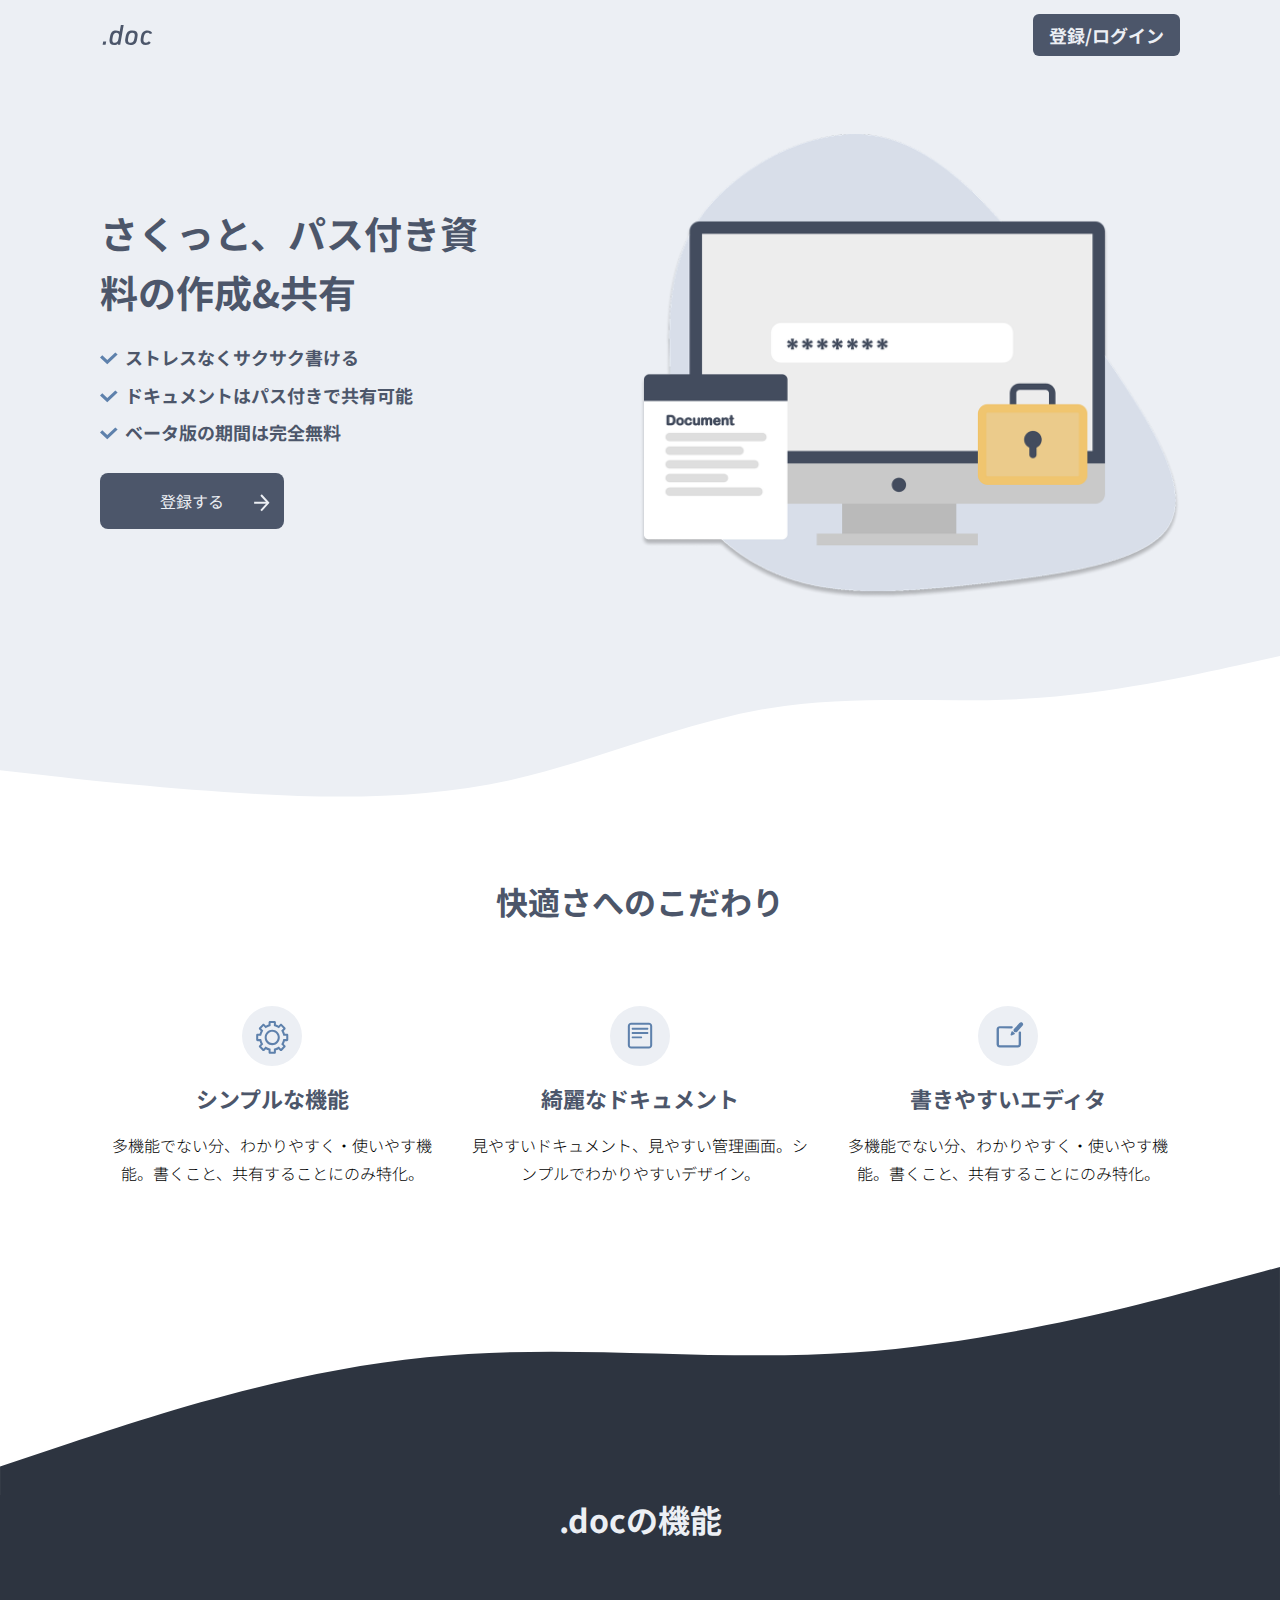
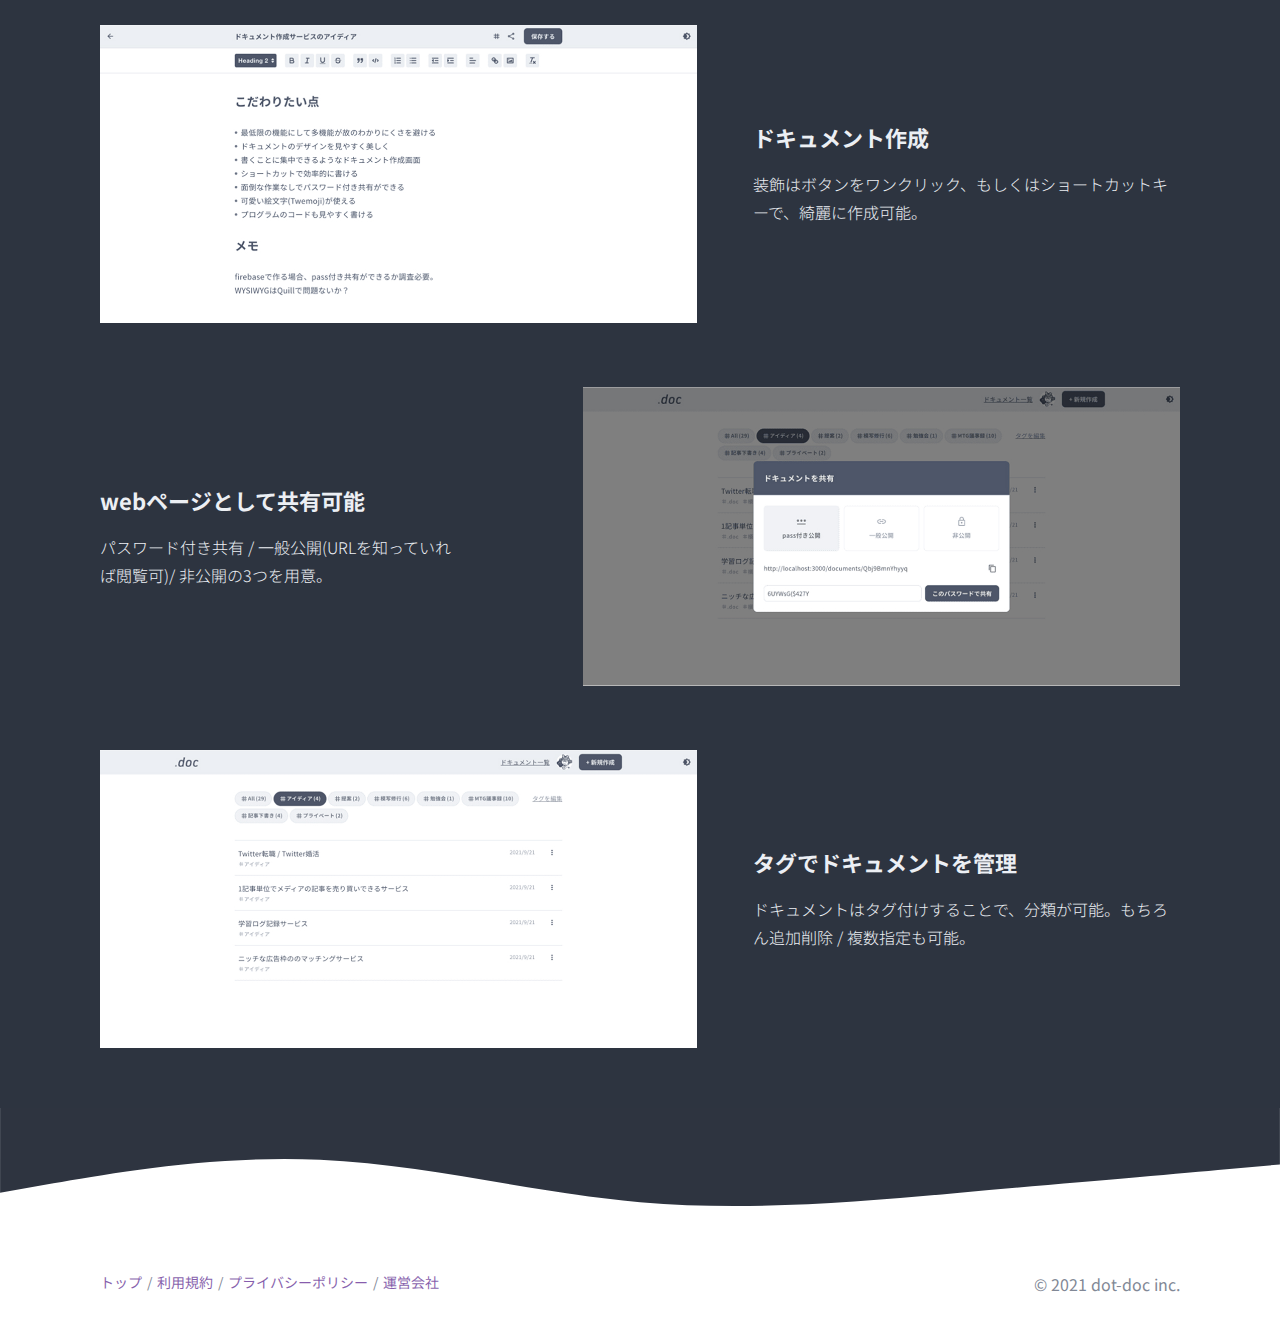
<file: service/index.html>
<!DOCTYPE html>
<html lang="ja">

<head>
  <meta name="robots" content="noindex,nofollow">
  <meta charset="UTF-8">
  <meta name="viewport" content="width=device-width,initial-scale=1.0">
  <meta name="format-detection" content="telephone=no">

  <!-- OGPなど -->
  <title>タイトル</title>
  <meta name="description" content="">
  <meta property="og:title" content="">
  <meta property="og:type" content="">
  <meta property="og:url" content="">
  <meta property="og:image" content="">
  <meta property="og:site_name" content="">
  <meta property="og:description" content="">
  <meta name="twitter:card" content="summary">

  <!-- ファビコン -->
  <link rel="icon" href="./images/favicon.ico">
  <link rel="apple-touch-icon" href="./images/apple-touch-icon.png" sizes="180x180">

  <!-- Google Fonts -->
   <link rel="preconnect" href="https://fonts.googleapis.com">
  <link rel="preconnect" href="https://fonts.gstatic.com" crossorigin>
  <link href="https://fonts.googleapis.com/css2?family=Noto+Sans+JP:wght@100..900&display=swap" rel="stylesheet">

  <!-- css -->
  <link rel="stylesheet" href="./css/style.css">
</head>

<body>

  <!-- ヘッダー -->
   <header class="header">
    <div class="header__inner">
      <img src="./images/logo.svg" alt=".doc" class="header__logo">
      <button class="header__button"><p class="header__button-text">登録/ログイン</p></button>
    </div>
   </header>

  <main>

    <!-- FV -->
     <div class="fv">
      <div class="fv__content">
        <div class="fv__inner">
          
          <div class="fv__text">
            <h1 class="fv__title">
              さくっと、パス付き資<br>
              料の作成&共有
            </h1>
            <ul class="fv__list">
              <li class="fv__item">ストレスなくサクサク書ける</li>
              <li class="fv__item">ドキュメントはパス付きで共有可能</li>
              <li class="fv__item">ベータ版の期間は完全無料</li>
            </ul>
            <button class="fv__button"><p class="fv__button-text">登録する</p></button>
          </div>
          
          <img src="./images/top-kv-illustration.png" alt="" class="fv__img">
        </div>

      </div>
      <div class="fv__bottom">
        <img src="./images/top-kv-wave-bottom.svg" alt="" class="fv__bottom-img">
      </div>
     </div>

     <!-- 快適さへのこだわり（feature） -->
      <section class="feature">
        <div class="feature__inner">
          <h2 class="feature__header">快適さへのこだわり</h2>
          <ul class="feature__list">

            <li class="feature__item">
              <img src="./images/top-feature-icon01.svg" alt="" class="feature__img">
              <h3 class="feature_title">シンプルな機能</h3>
              <p class="feature_description">
                多機能でない分、わかりやすく・使いやす機能。書くこと、共有することにのみ特化。
              </p>
            </li>

            <li class="feature__item">
              <img src="./images/top-feature-icon02.svg" alt="" class="feature__img">
              <h3 class="feature_title">綺麗なドキュメント</h3>
              <p class="feature_description">
                見やすいドキュメント、見やすい管理画面。シンプルでわかりやすいデザイン。
              </p>
            </li>

            <li class="feature__item">
              <img src="./images/top-feature-icon03.svg" alt="" class="feature__img">
              <h3 class="feature_title">書きやすいエディタ</h3>
              <p class="feature_description">
                多機能でない分、わかりやすく・使いやす機能。書くこと、共有することにのみ特化。
              </p>
            </li>

          </ul>
        </div>
      </section>

      <section class="function">
        <div class="function__top">
          <img src="./images/top-function-wave-top.svg" alt="" class="function__top-img">
        </div>
        <div class="function__content">
          <div class="function__inner">
            <h2 class="function__header">.docの機能</h2>
            <ul class="function__list">
              <li class="function__item">
                <img src="./images/top-function-document@2x.jpg" alt="" class="function__img">
                <div class="function__text">
                  <h3 class="function__title">ドキュメント作成</h3>
                  <p class="function__description">装飾はボタンをワンクリック、もしくはショートカットキーで、綺麗に作成可能。</p>
                </div>
              </li>
              <li class="function__item">
                <img src="./images/top-function-share@2x.jpg" alt="" class="function__img">
                <div class="function__text">
                  <h3 class="function__title">webページとして共有可能</h3>
                  <p class="function__description">パスワード付き共有 / 一般公開(URLを知っていれば閲覧可)/ 非公開の3つを用意。</p>
                </div>
              </li>
              <li class="function__item">
                <img src="./images/top-function-tag@2x.jpg" alt="" class="function__img">
                <div class="function__text">
                  <h3 class="function__title">タグでドキュメントを管理</h3>
                  <p class="function__description">ドキュメントはタグ付けすることで、分類が可能。もちろん追加削除 / 複数指定も可能。</p>
                </div>
              </li>
            </ul>
          </div>
        </div>
        <div class="function__bottom">
          <img src="./images/top-function-wave-bottom.svg" alt="" class="function__bottom-img">
        </div>
      </section>

  </main>

  <footer class="footer">
    <div class="footer__inner">
      <nav class="footer__nav">
        <ul class="footer__list">
          <li class="footer__item"><a href="" class="footer__link">トップ</a></li>
          <li class="footer__item"><a href="" class="footer__link">利用規約</a></li>
          <li class="footer__item"><a href="" class="footer__link">プライバシーポリシー</a></li>
          <li class="footer__item"><a href="" class="footer__link">運営会社</a></li>
        </ul>
      </nav>
      <p class="copyright">&copy; 2021 dot-doc inc.</p>
    </div>
  </footer>

</body>

</html>
</file>
<file: service/css/style.css>
html {
  font-size: 16px;
}

body {
  font-family: "Noto Sans JP", sans-serif;
}

a[href^="tel:"] {
  pointer-events: none;
}
@media screen and (max-width: 768px) {
  a[href^="tel:"] {
    pointer-events: auto;
  }
}

a {
  -webkit-transition: opacity 0.3s;
  transition: opacity 0.3s;
}
a:hover {
  opacity: 0.7;
}

*,
*::before,
*::after {
  -webkit-box-sizing: border-box;
          box-sizing: border-box;
}

ul,
ol {
  padding: 0;
}

body,
h1,
h2,
h3,
h4,
p,
ul,
ol,
figure,
blockquote,
dl,
dd {
  margin: 0;
}

h1,
h2,
h3,
h4,
h5,
h6 {
  font-weight: 400;
}

body {
  line-height: 1.5;
  min-height: 100vh;
  text-rendering: optimizeSpeed;
}

ul,
ol {
  list-style: none;
}

a:not([class]) {
  -webkit-text-decoration-skip: ink;
          text-decoration-skip-ink: auto;
}

a {
  text-decoration: none;
}

img {
  display: block;
  width: 100%;
  max-width: 100%;
}

article > * + * {
  margin-top: 1em;
}

input,
button,
textarea,
select {
  font: inherit;
}

img:not([alt]) {
  -webkit-filter: blur(10px);
          filter: blur(10px);
}

input,
button,
select,
textarea {
  font: inherit;
  border: none;
  border-radius: 0;
  outline: none;
  background: transparent;
  -webkit-appearance: none;
  -moz-appearance: none;
  appearance: none;
}

textarea {
  resize: vertical;
}

input[type=checkbox],
input[type=radio] {
  display: none;
}

input[type=submit],
input[type=button],
label,
button,
select {
  cursor: pointer;
}

select::-ms-expand {
  display: none;
}

.header {
  height: 70px;
  display: -webkit-box;
  display: -ms-flexbox;
  display: flex;
  -webkit-box-pack: center;
      -ms-flex-pack: center;
          justify-content: center;
  -webkit-box-align: center;
      -ms-flex-align: center;
          align-items: center;
  background-color: #ECEFF4;
}

.header__inner {
  max-width: 1080px;
  width: 90%;
  display: -webkit-box;
  display: -ms-flexbox;
  display: flex;
  -webkit-box-pack: justify;
      -ms-flex-pack: justify;
          justify-content: space-between;
  -webkit-box-align: center;
      -ms-flex-align: center;
          align-items: center;
  margin-inline: auto;
}

.header__logo {
  width: 55px;
  aspect-ratio: 55/20;
}

.header__button {
  padding: 12px 16px;
  background-color: #4C566A;
  border-radius: 6px;
}

.header__button-text {
  color: #ECEFF4;
  font-size: 1.125rem;
  font-weight: 700;
  line-height: 1;
}
@media screen and (max-width: 768px) {
  .header__button-text {
    font-size: 1rem;
  }
}

.fv__content {
  background-color: #ECEFF4;
}

.fv__inner {
  padding-top: 64px;
  max-width: 1080px;
  width: 90%;
  display: -webkit-box;
  display: -ms-flexbox;
  display: flex;
  -webkit-box-pack: justify;
      -ms-flex-pack: justify;
          justify-content: space-between;
  -webkit-box-align: center;
      -ms-flex-align: center;
          align-items: center;
  margin-inline: auto;
}
@media screen and (max-width: 1024px) {
  .fv__inner {
    -webkit-box-orient: vertical;
    -webkit-box-direction: normal;
        -ms-flex-direction: column;
            flex-direction: column;
  }
}

@media screen and (max-width: 1024px) {
  .fv__text {
    -webkit-box-ordinal-group: 3;
        -ms-flex-order: 2;
            order: 2;
    margin-top: 32px;
  }
}

.fv__title {
  font-size: 38px;
  font-weight: 700;
  line-height: 1.55;
  color: #4C566A;
}
@media screen and (max-width: 768px) {
  .fv__title {
    font-size: 30px;
  }
}

.fv__list {
  list-style: url("../images/Vector.svg") inside;
  margin-top: 20px;
}
@media screen and (max-width: 768px) {
  .fv__list {
    margin-top: 14px;
  }
}

.fv__item {
  font-size: 18px;
  font-weight: 700;
  color: #4C566A;
  line-height: 1.75;
}
@media screen and (max-width: 768px) {
  .fv__item {
    font-size: 16px;
  }
}

.fv__item:not(:first-child) {
  margin-top: 6px;
}

.fv__button {
  background-color: #4C566A;
  margin-top: 24px;
  border-radius: 8px;
}

.fv__button-text {
  position: relative;
  color: #ECEFF4;
  padding: 15px 54px;
  display: -webkit-box;
  display: -ms-flexbox;
  display: flex;
  -webkit-box-pack: center;
      -ms-flex-pack: center;
          justify-content: center;
  -webkit-box-align: center;
      -ms-flex-align: center;
          align-items: center;
  font-size: 16px;
}
@media screen and (max-width: 768px) {
  .fv__button-text {
    padding: 14.5px 58px;
  }
}

.fv__button-text::after {
  position: absolute;
  content: url("../images/button-arrow.svg");
  display: block;
  width: 14px;
  height: 16px;
  right: 10px;
}

.fv__img {
  width: 540px;
  aspect-ratio: 540/465;
}
@media screen and (max-width: 1024px) {
  .fv__img {
    -webkit-box-ordinal-group: 2;
        -ms-flex-order: 1;
            order: 1;
    aspect-ratio: 226/195;
    margin-top: 40px;
  }
}

.feature__inner {
  max-width: 1080px;
  width: 90%;
  padding: 80px 0;
  margin-inline: auto;
}
@media screen and (max-width: 768px) {
  .feature__inner {
    padding: 64px 0;
  }
}

.feature__header {
  text-align: center;
  font-size: 32px;
  font-weight: 700;
  line-height: 1.55;
  color: #4C566A;
}
@media screen and (max-width: 768px) {
  .feature__header {
    font-size: 24px;
  }
}

.feature__list {
  margin-top: 80px;
  display: -webkit-box;
  display: -ms-flexbox;
  display: flex;
  -webkit-box-pack: justify;
      -ms-flex-pack: justify;
          justify-content: space-between;
  -webkit-box-align: center;
      -ms-flex-align: center;
          align-items: center;
}
@media screen and (max-width: 768px) {
  .feature__list {
    margin-top: 40px;
    -webkit-box-orient: vertical;
    -webkit-box-direction: normal;
        -ms-flex-direction: column;
            flex-direction: column;
  }
}

.feature__item {
  -webkit-box-flex: 1;
      -ms-flex: 1;
          flex: 1;
}

.feature__item:not(:first-child) {
  margin-left: 24px;
}
@media screen and (max-width: 768px) {
  .feature__item:not(:first-child) {
    margin-top: 40px;
    margin-left: 0;
  }
}

.feature__img {
  margin-inline: auto;
  width: 60px;
  aspect-ratio: 1/1;
}

.feature_title {
  font-size: 22px;
  font-weight: 700;
  line-height: 1.5;
  color: #4C566A;
  text-align: center;
  margin-top: 16px;
}
@media screen and (max-width: 768px) {
  .feature_title {
    font-size: 18px;
  }
}

.feature_description {
  margin-top: 16px;
  text-align: center;
  font-weight: 300;
  line-height: 1.75;
}
@media screen and (max-width: 768px) {
  .feature_description {
    font-size: 14px;
  }
}

.function__top-img {
  vertical-align: bottom;
}

.function__content {
  background-color: #2D3440;
  padding-bottom: 60px;
}

.function__inner {
  max-width: 1080px;
  width: 90%;
  margin-inline: auto;
}

.function__header {
  font-size: 32px;
  font-weight: 700;
  line-height: 1.55;
  color: #ECEFF4;
  text-align: center;
}
@media screen and (max-width: 768px) {
  .function__header {
    padding-top: 40px;
  }
}

.function__list {
  margin-top: 80px;
  display: -webkit-box;
  display: -ms-flexbox;
  display: flex;
  -webkit-box-pack: center;
      -ms-flex-pack: center;
          justify-content: center;
  -webkit-box-align: center;
      -ms-flex-align: center;
          align-items: center;
  -webkit-box-orient: vertical;
  -webkit-box-direction: normal;
      -ms-flex-direction: column;
          flex-direction: column;
}
@media screen and (max-width: 1024px) {
  .function__list {
    margin-top: 40px;
  }
}

.function__item {
  display: -webkit-box;
  display: -ms-flexbox;
  display: flex;
  -webkit-box-pack: center;
      -ms-flex-pack: center;
          justify-content: center;
  -webkit-box-align: center;
      -ms-flex-align: center;
          align-items: center;
}
@media screen and (max-width: 1024px) {
  .function__item {
    -webkit-box-orient: vertical;
    -webkit-box-direction: normal;
        -ms-flex-direction: column;
            flex-direction: column;
  }
}

.function__item:not(:first-child) {
  margin-top: 64px;
}
@media screen and (max-width: 1024px) {
  .function__item:not(:first-child) {
    margin-top: 40px;
  }
}

.function__img {
  max-width: 597px;
  aspect-ratio: 594/297;
}
@media screen and (max-width: 768px) {
  .function__img {
    aspect-ratio: 324/162;
  }
}

.function__text {
  margin-left: 56px;
  color: #ECEFF4;
}
@media screen and (max-width: 1024px) {
  .function__text {
    margin-top: 14px;
    margin-left: 0;
  }
}

.function__item:nth-child(even) .function__img {
  -webkit-box-ordinal-group: 3;
      -ms-flex-order: 2;
          order: 2;
  margin-left: 117px;
}
@media screen and (max-width: 1024px) {
  .function__item:nth-child(even) .function__img {
    margin-left: 0;
  }
}

.function__item:nth-child(even) .function__text {
  margin-left: 0;
}
@media screen and (max-width: 1024px) {
  .function__item:nth-child(even) .function__text {
    -webkit-box-ordinal-group: 3;
        -ms-flex-order: 2;
            order: 2;
  }
}

.function__title {
  color: #ECEFF4;
  font-size: 22px;
  font-weight: 700;
  line-height: 1.5;
}
@media screen and (max-width: 768px) {
  .function__title {
    font-size: 18px;
  }
}

.function__description {
  margin-top: 16px;
  font-size: 16px;
  font-weight: 300;
  line-height: 1.75;
  color: #ECEFF4;
}
@media screen and (max-width: 768px) {
  .function__description {
    font-size: 14px;
    margin-top: 8px;
  }
}

.function__bottom-img {
  vertical-align: top;
}

.footer__inner {
  padding-top: 64px;
  padding-bottom: 24px;
  max-width: 1080px;
  width: 90%;
  margin-inline: auto;
  display: -webkit-box;
  display: -ms-flexbox;
  display: flex;
  -webkit-box-pack: justify;
      -ms-flex-pack: justify;
          justify-content: space-between;
}
@media screen and (max-width: 768px) {
  .footer__inner {
    -webkit-box-orient: vertical;
    -webkit-box-direction: normal;
        -ms-flex-direction: column;
            flex-direction: column;
    -webkit-box-pack: center;
        -ms-flex-pack: center;
            justify-content: center;
    -webkit-box-align: center;
        -ms-flex-align: center;
            align-items: center;
  }
}

.footer__list {
  display: -webkit-box;
  display: -ms-flexbox;
  display: flex;
  -webkit-box-pack: center;
      -ms-flex-pack: center;
          justify-content: center;
}
@media screen and (max-width: 768px) {
  .footer__list {
    -webkit-box-orient: vertical;
    -webkit-box-direction: normal;
        -ms-flex-direction: column;
            flex-direction: column;
    -webkit-box-align: center;
        -ms-flex-align: center;
            align-items: center;
  }
}

.footer__item {
  color: #4C566A;
  opacity: 0.7;
  font-size: 14px;
  line-height: 1.75;
}

@media screen and (max-width: 768px) {
  .footer__item:not(:first-child) {
    margin-top: 8px;
  }
}

.footer__item:not(:last-child)::after {
  content: "/";
  margin-left: 5px;
  margin-right: 5px;
}
@media screen and (max-width: 768px) {
  .footer__item:not(:last-child)::after {
    content: "";
    margin-left: 0;
    margin-right: 0;
  }
}

.copyright {
  color: #4C566A;
  opacity: 0.7;
  line-height: 1.75;
}
@media screen and (max-width: 768px) {
  .copyright {
    margin-top: 8px;
  }
}
</file>
